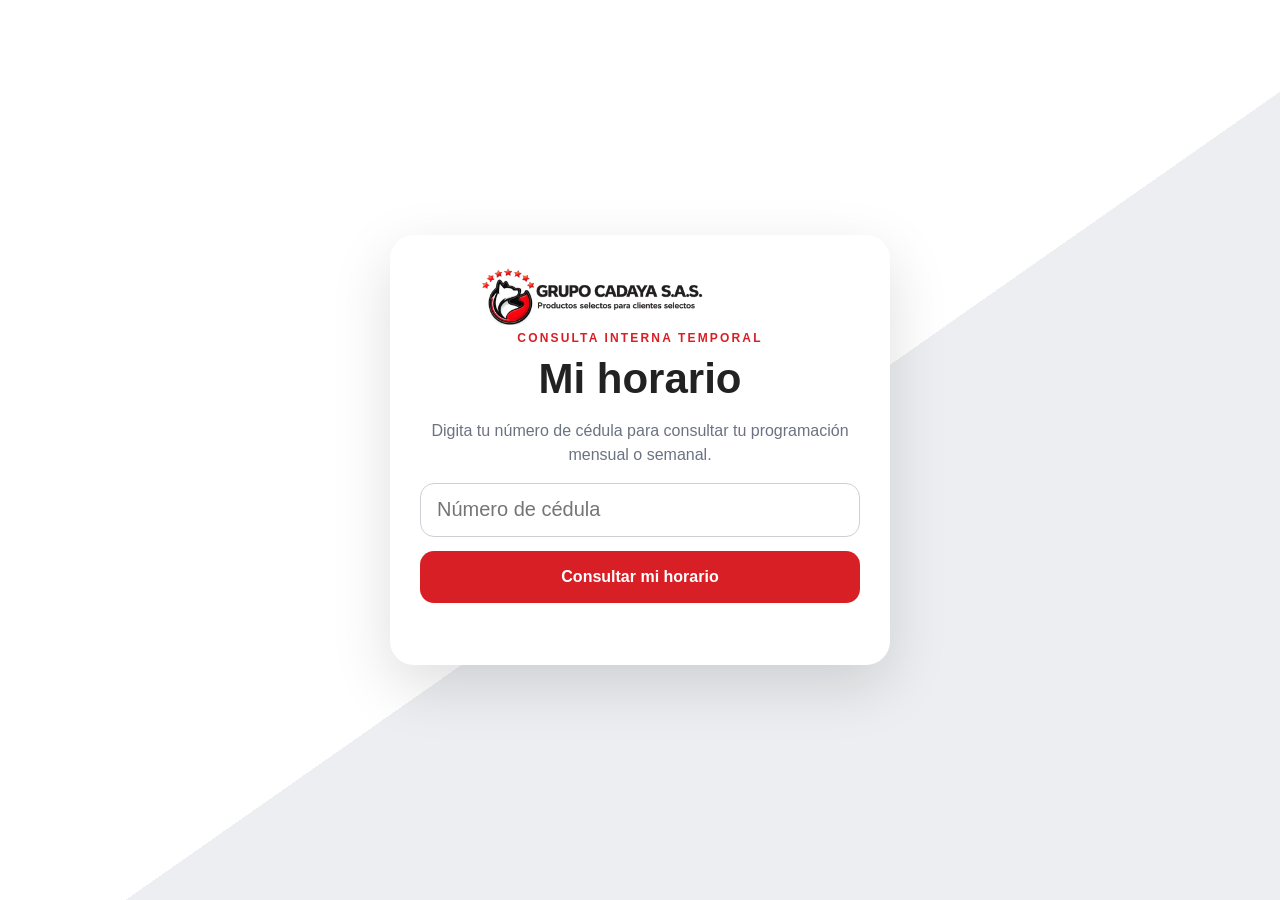
<file: horarios/index.html>
<!DOCTYPE html>
<html lang="es">
<head>
<meta charset="UTF-8">
<meta name="viewport" content="width=device-width,initial-scale=1">
<meta http-equiv="refresh" content="0; url=consulta.html">
<title>Mi Horario | Grupo Cadaya</title>
<script>location.replace('consulta.html');</script>
</head>
<body>
<p>Redirigiendo a <a href="consulta.html">Mi Horario</a>…</p>
</body>
</html>
</file>
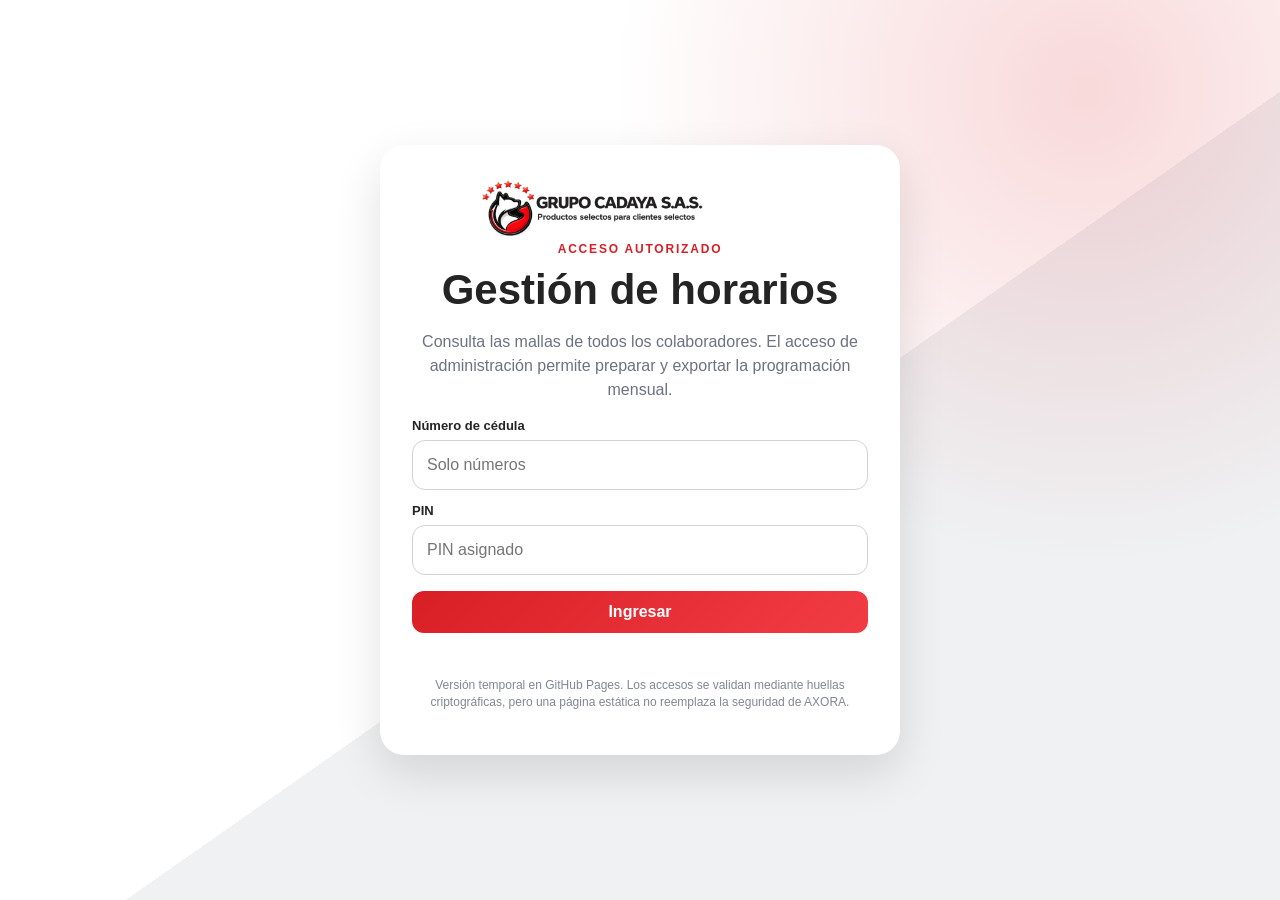
<file: horarios/gestion/index.html>
<!DOCTYPE html>
<html lang="es">
<head>
<meta charset="UTF-8">
<meta name="viewport" content="width=device-width,initial-scale=1,viewport-fit=cover">
<meta name="robots" content="noindex,nofollow,noarchive">
<meta name="theme-color" content="#d91f26">
<title>Gestión de horarios por áreas | Grupo Cadaya</title>
<style>html,body{margin:0;width:100%;height:100%;overflow:hidden;background:#f4f5f7}iframe{display:block;width:100%;height:100%;border:0;background:#f4f5f7}</style>
</head>
<body>
<iframe id="gestionFrame" src="../gestion.html" title="Gestión de horarios de Grupo Cadaya"></iframe>
<script>
(()=>{"use strict";
const MIGRATION_KEY="cadaya_horarios_publicados_1_1_4";
if(!localStorage.getItem(MIGRATION_KEY)){
  localStorage.removeItem("cadaya_horarios_gestion_v1");
  localStorage.setItem(MIGRATION_KEY,"1");
}
const frame=document.getElementById("gestionFrame");
function installExecutiveAccess(){
  const source=frame.contentWindow?.CADAYA_SCHEDULE_DATA;
  if(!source?.access)return false;
  const credentialHash="a448c135217bbda0c3a05930245f3caabc23ad6b1a208468246088b7674a2e1f";
  if(!source.access.some(item=>item.credentialHash===credentialHash)){
    source.access.push({name:"ELIANA MARIA AYALA SAAVEDRA",role:"viewer",credentialHash});
  }
  return true;
}
function installAreaFilter(){
  const win=frame.contentWindow,doc=frame.contentDocument;
  const search=doc?.getElementById("employeeSearch"),list=doc?.getElementById("employeeList"),source=win?.CADAYA_SCHEDULE_DATA;
  if(!search||!list||!source?.people||doc.getElementById("areaFilter"))return;
  const label=doc.createElement("label");label.className="mini-label";label.htmlFor="areaFilter";label.textContent="Área";
  const select=doc.createElement("select");select.id="areaFilter";select.className="input";select.setAttribute("aria-label","Filtrar colaboradores por área");
  const all=doc.createElement("option");all.value="";all.textContent="Todas las áreas";select.appendChild(all);
  [...new Set(source.people.map(p=>String(p.area||"Sin área").trim()))].sort((a,b)=>a.localeCompare(b,"es",{sensitivity:"base"})).forEach(area=>{const option=doc.createElement("option");option.value=area;option.textContent=area;select.appendChild(option)});
  search.parentNode.insertBefore(label,search);search.parentNode.insertBefore(select,search);search.placeholder="Buscar colaborador por nombre o cargo";
  function apply(){
    const area=select.value.trim().toUpperCase();
    const buttons=[...list.querySelectorAll(".employee")];
    buttons.forEach(button=>{const meta=button.querySelector("span")?.textContent||"";const employeeArea=meta.split(" · ")[0].trim().toUpperCase();button.style.display=!area||employeeArea===area?"":"none"});
    let empty=list.querySelector(".area-empty-message");const visible=buttons.some(button=>button.style.display!=="none");
    if(!visible){if(!empty){empty=doc.createElement("div");empty.className="area-empty-message";empty.style.cssText="padding:14px;text-align:center;color:#6b7280;font-size:13px;border:1px dashed #d1d5db;border-radius:12px;margin-top:8px";list.appendChild(empty)}empty.textContent="No hay colaboradores que coincidan con el área y la búsqueda seleccionadas."}else empty?.remove();
  }
  select.addEventListener("change",apply);search.addEventListener("input",()=>setTimeout(apply,0));
  new win.MutationObserver(apply).observe(list,{childList:true});apply();
}
frame.addEventListener("load",()=>{let attempts=0;const timer=setInterval(()=>{const accessReady=installExecutiveAccess();installAreaFilter();if((accessReady&&frame.contentDocument?.getElementById("areaFilter"))||++attempts>40)clearInterval(timer)},100)});
})();
</script>
</body>
</html>
</file>
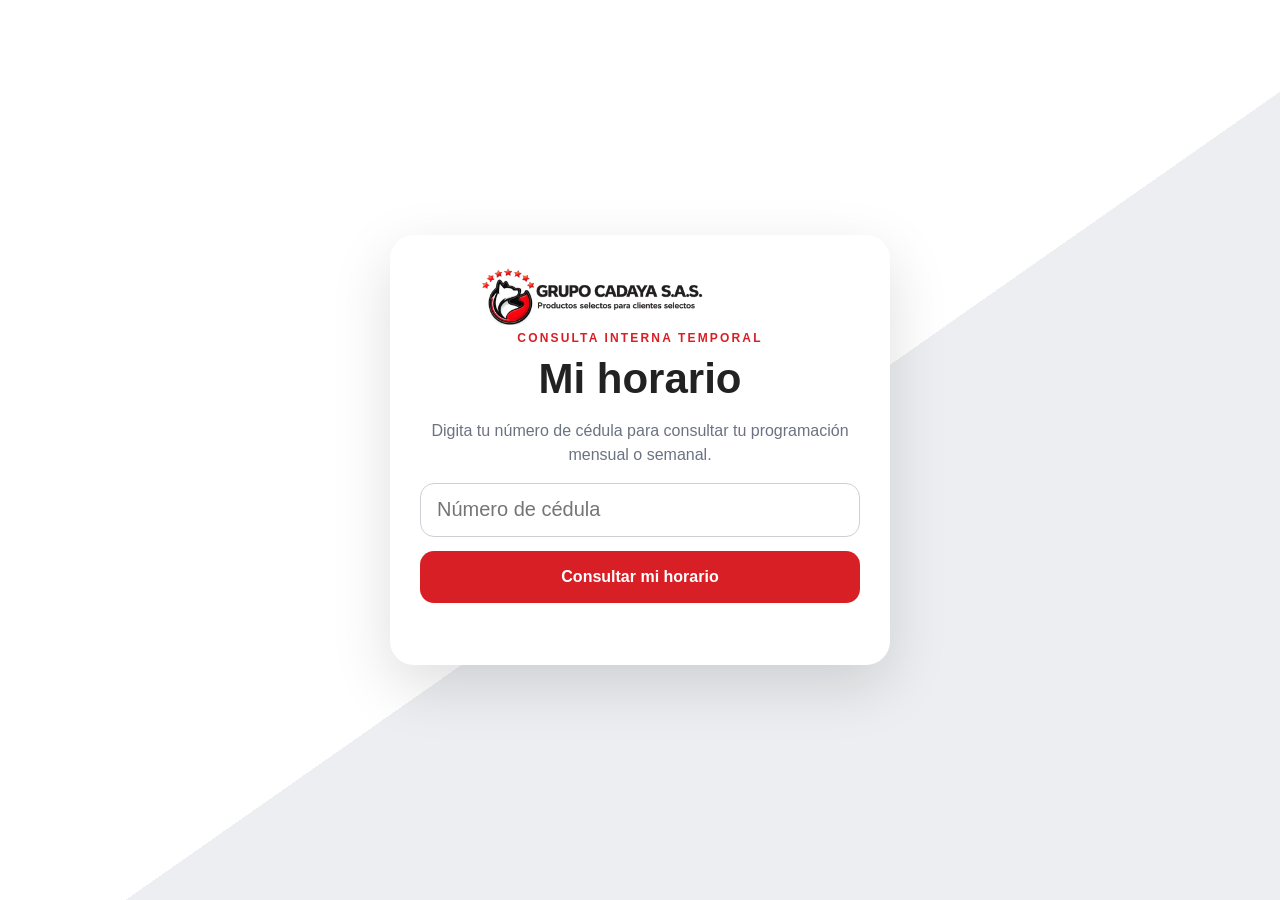
<file: horarios/consulta.html>
<!DOCTYPE html>
<html lang="es">
<head>
<meta charset="UTF-8">
<meta name="viewport" content="width=device-width,initial-scale=1,viewport-fit=cover">
<meta name="robots" content="noindex,nofollow,noarchive">
<title>Mi Horario | Grupo Cadaya</title>
<style>
:root{--r:#d91f26;--k:#171717;--g:#f4f5f7;--l:#e5e7eb;--m:#6b7280;--w:#fff;--con:#f8c7c9;--sin:#cde8f7;--esp:#eadcf1;--op:#d8f2df;--mot:#fff0c9;--fest:#2e7d32;--rest:#e5e7eb}*{box-sizing:border-box}body{margin:0;font-family:Inter,Segoe UI,Arial,sans-serif;background:var(--g);color:#222}.hidden{display:none!important}button,input{font:inherit}.login{min-height:100vh;display:grid;place-items:center;padding:22px;background:linear-gradient(145deg,#fff 0 55%,#eceef1 55%)}.card{width:min(500px,100%);background:#fff;border-radius:24px;padding:30px;box-shadow:0 20px 60px #0002;text-align:center}.logo{width:min(330px,85%);max-height:110px;object-fit:contain}.eyebrow{font-size:12px;letter-spacing:.18em;text-transform:uppercase;color:var(--r);font-weight:900}h1{font-size:42px;margin:10px 0 8px}.copy{color:var(--m);line-height:1.5}.input{width:100%;height:54px;border:1px solid #ccd0d5;border-radius:14px;padding:0 16px;font-size:20px}.primary{width:100%;height:52px;border:0;border-radius:14px;background:var(--r);color:#fff;font-weight:900;margin-top:14px}.error{min-height:22px;color:#b42318;font-weight:800;margin-top:10px}.top{position:sticky;top:0;z-index:10;background:#fffc;border-bottom:1px solid var(--l);backdrop-filter:blur(10px)}.topin{max-width:1200px;margin:auto;padding:12px 18px;display:flex;justify-content:space-between;align-items:center}.brand{display:flex;gap:10px;align-items:center}.brand img{width:105px;height:42px;object-fit:contain}.logout,.nav,.toggle button{border:1px solid var(--l);background:#fff;border-radius:11px;padding:9px 12px;font-weight:800}.wrap{max-width:1200px;margin:auto;padding:22px}.profile{background:linear-gradient(135deg,#191919,#303030);color:#fff;border-radius:22px;padding:22px;box-shadow:0 15px 40px #0002}.profile h2{margin:5px 0 10px;font-size:32px}.pills{display:flex;flex-wrap:wrap;gap:8px}.pill{background:#ffffff18;border:1px solid #ffffff20;padding:7px 10px;border-radius:999px;font-size:13px}.toolbar{display:flex;justify-content:space-between;align-items:center;gap:10px;flex-wrap:wrap;margin:20px 0 12px}.period{display:flex;align-items:center;gap:8px}.label{min-width:210px;text-align:center;font-size:24px;font-weight:900;text-transform:capitalize}.toggle{background:#e9ebee;padding:4px;border-radius:13px}.toggle button{border:0;background:transparent}.toggle button.active{background:#fff;color:var(--r)}.shell{background:#fff;border:1px solid var(--l);border-radius:20px;padding:14px;box-shadow:0 10px 30px #0001}.weekdays,.calendar{display:grid;grid-template-columns:repeat(7,1fr);gap:7px}.weekday{text-align:center;font-size:12px;font-weight:900;color:var(--m);padding:6px}.day{min-height:112px;border:1px solid var(--l);border-radius:14px;background:#fff;padding:9px;text-align:left}.day.empty{visibility:hidden}.num{font-weight:900}.chip{display:block;margin-top:9px;padding:7px;border-radius:8px;font-size:12px;font-weight:900}.time{font-size:12px;color:#4b5563;margin-top:5px}.type-CON_SAB .chip{background:var(--con)}.type-SIN_SAB .chip{background:var(--sin)}.type-KALETH .chip,.type-SERGIO .chip{background:var(--esp)}.type-MALLA_C .chip{background:var(--op)}.type-MALLA_D .chip{background:var(--mot)}.type-HOLIDAY .chip{background:var(--fest);color:#fff}.type-REST .chip,.type-NOT_STARTED .chip,.type-PENDING .chip{background:var(--rest)}.weekgrid{display:grid;grid-template-columns:repeat(7,1fr);gap:9px}.weekcard{border:1px solid var(--l);border-radius:14px;background:#fff;padding:12px;text-align:left;min-height:155px}.weekcard h4{margin:0 0 9px}.weekcard p{font-size:13px;line-height:1.5;color:#4b5563}.modalbg{position:fixed;inset:0;background:#0008;display:grid;place-items:end center;padding:16px;z-index:30}.modal{width:min(520px,100%);background:#fff;border-radius:22px;padding:20px}.modalhead{display:flex;justify-content:space-between}.close{border:0;border-radius:50%;width:38px;height:38px;font-size:20px}.details{display:grid;grid-template-columns:1fr 1fr;gap:9px;margin-top:14px}.detail{background:#f5f6f7;border-radius:12px;padding:12px}.detail small{display:block;color:var(--m);font-weight:800;text-transform:uppercase}.detail strong{display:block;margin-top:4px}.note{margin-top:12px;background:#fff2f2;border-left:4px solid var(--r);padding:11px;border-radius:8px}.footer{text-align:center;color:#858b94;font-size:12px;margin-top:20px}@media(max-width:760px){.calendar{gap:4px}.day{min-height:80px;padding:6px}.time{display:none}.chip{font-size:9px;text-align:center}.weekgrid{grid-template-columns:1fr}.details{grid-template-columns:1fr}.wrap{padding:14px 9px}.profile{border-radius:17px}.label{min-width:150px;font-size:19px}}
</style>
</head>
<body>
<section id="login" class="login"><div class="card"><img class="logo" src="../logo_cadaya.png" alt="Grupo Cadaya"><div class="eyebrow">Consulta interna temporal</div><h1>Mi horario</h1><p class="copy">Digita tu número de cédula para consultar tu programación mensual o semanal.</p><form id="form"><input id="cc" class="input" type="password" inputmode="numeric" maxlength="12" placeholder="Número de cédula" required><button class="primary" type="submit">Consultar mi horario</button><div id="error" class="error"></div></form></div></section>
<main id="app" class="hidden"><header class="top"><div class="topin"><div class="brand"><img src="../logo_cadaya.png" alt="Grupo Cadaya"><strong>Mi horario</strong></div><button id="logout" class="logout">Salir</button></div></header><div class="wrap"><section class="profile"><div class="eyebrow">GRUPO CADAYA SAS</div><h2 id="name"></h2><div class="pills"><span id="area" class="pill"></span><span id="role" class="pill"></span><span id="site" class="pill"></span></div></section><div class="toolbar"><div class="period"><button id="prev" class="nav">‹</button><div id="period" class="label"></div><button id="next" class="nav">›</button></div><div class="toggle"><button id="monthBtn" class="active">Mes</button><button id="weekBtn">Semana</button></div></div><section id="monthView" class="shell"><div class="weekdays"><div class="weekday">Lun</div><div class="weekday">Mar</div><div class="weekday">Mié</div><div class="weekday">Jue</div><div class="weekday">Vie</div><div class="weekday">Sáb</div><div class="weekday">Dom</div></div><div id="calendar" class="calendar"></div></section><section id="weekView" class="shell hidden"><div id="weekGrid" class="weekgrid"></div></section><div class="footer">Los lunes todos inician a las 7:30 a. m. en Acopi para la actividad de integración. Después se dirigen a su sede o punto habitual.</div></div></main>
<div id="modalBg" class="modalbg hidden"><article class="modal"><div class="modalhead"><div><div class="eyebrow">Detalle del turno</div><h3 id="modalDate"></h3></div><button id="close" class="close">×</button></div><div id="modalDetails" class="details"></div><div id="modalNote" class="note hidden"></div></article></div>
<script src="gestion-data.js"></script>
<script>
(()=>{"use strict";const D=window.CADAYA_SCHEDULE_DATA,$=id=>document.getElementById(id);const ACCESS={
"eec869b98e594999a57f282ea880a072d56e390c35fdd3d7854e463d6a1dcd79":"CAMILO ANDRES POTES LOZANO","085b6db5cede82ae6bac3e660246c47ee8777b74792415eb39c0571ad1d87a30":"ELIZABETH TAMAYO LOPEZ","fbf91f69134db860e9cb5762e6c1f0abec3e24e46ffe6a777dde17217f64b66a":"LAURENT DANIEL ARENAS ALZATE","264981ead7e2beb6f761477ff7e4842e2853d092f0be7af339f81943a6ef0d01":"LIZETH ASTRID ARANA LOPEZ","11200f05d636afe6a36464780b209ea8696f487bd1ed845b28070dc98fdd376d":"LUISA MARIA ZUNIGA","76c3440ec15817b16a201984bce4e3495cb3fa7c2d20c265bd8fb7b00e8eea60":"MARIA LIZANA SÁNCHEZ CASTAÑEDA","7e4b156ff4c62d441a3fe4218e8c0b388b03d96ecf08cd21388187101efe4521":"DIANA LORENA MORENO SALCEDO","faf335ddd227a6a691248bf726b4b69aa5bc930020bae0bd4275d17d370d2094":"YAMILETH MORALES ESCOBAR","38348258aae56211f844f288323270bfe889367e182e6116397fd5fce80fe055":"KALETH DAVID GARCIA MORENO","9e19d9ce3f635fc8dc75979c9227cce74d2b4f75b1b6b455882639268e28a78a":"DAVID ALEJANDRO ARANGO SILVA","5d14566b647be45928f5df6a4b1c5625d07f1314daad8378a0cd44de636987ac":"SERGIO DUVAL HOYOS CAICEDO","43a02ec3372c9db2a300610e4311b224527b73c914a875bc1198f553e1839f77":"ALEXANDER MARTINEZ DIAZ","441400e982b17f43a93bf6ad292a59ab40b45ef664ce20ae76051e6b8fe23631":"CARLOS CASTRO GONZALEZ","dd13044936a445c60e1bcb30c7a48401e445c09950cf682621063ed9288c50fb":"DANIEL STIVEN RAMOS TORRES","832c6336ca73ffc199ae99c1eaa49b95de7b9ed2715c7162dba9a3e9a56e242a":"EDGAR RAMIREZ RENGIFO","3b273d82f0c845ec6c57f1b16039c3356d0158c219eb032622e26fdd6a081dba":"EDIER SANTIAGO HERNANDEZ GONZALEZ","d86c497028020ed9f33d1b35751cd9f38eee18e312faa81712e480b64f63923d":"EDISON RACINES MOSQUERA","1b983faae149b8acf2b0be0801628ad55e00d5d43d9aeac62a5ee563ff3410ff":"JEYSON ARLEX TABORDA LARA","c5b1b9b9ec3a223cd7ef6ac5dae371ecebff1377ef9844d847d3279e47df25db":"MICHAELL ANDRES MORENO CALLEJAS","3a20739c049545bb327e462b4996cbdf5bd4f03a14d9a426865af3990b72023f":"PATRICIA PAOLA PARRA SALAS","a19f601aa634fe0acc21ebb9d92c89f19a33a967a737814eb1dc10ab028c60f7":"YOHANA ANDREA CARDONA OBANDO","acf86bf7135ca35946943ba3ff1abe8784068f57f41105a138ea456708a779e9":"YULIETH MARCELA BEDOYA RUIZ","f5d096b60d8a9a133104e6ef2aee25c25a987b71259f166c490cdaf09c1ebc2a":"WUTER YEINS LOPEZ SALDARIAGA","16228ae7df59a7a6af50f06221854941faf1577da3b0a4c04c035f7b693cf31b":"JOAQUIN CAICEDO AGUIRRE"};let person=null,view="month",month=parseMonth(D.config.month),selected=new Date(month);function parseISO(v){const[a,b,c]=v.split("-").map(Number);return new Date(a,b-1,c||1)}function parseMonth(v){const[a,b]=v.split("-").map(Number);return new Date(a,b-1,1)}function iso(d){return `${d.getFullYear()}-${String(d.getMonth()+1).padStart(2,"0")}-${String(d.getDate()).padStart(2,"0")}`}function wd(d){return d.getDay()===0?7:d.getDay()}function add(d,n){const x=new Date(d);x.setDate(x.getDate()+n);return x}function startWeek(d){return add(d,1-wd(d))}function fmt(d,o){return new Intl.DateTimeFormat("es-CO",o).format(d)}async function hash(t){const b=new TextEncoder().encode(t),g=await crypto.subtle.digest("SHA-256",b);return[...new Uint8Array(g)].map(x=>x.toString(16).padStart(2,"0")).join("")}function weekIndex(d){return Math.floor((new Date(d.getFullYear(),d.getMonth(),d.getDate())-parseISO(D.config.startDate))/604800000)}function schedule(d){if(d<parseISO(D.config.startDate))return{type:"NOT_STARTED",label:"No aplica",detail:"Antes del inicio de vigencia"};const h=D.config.holidays[iso(d)];if(h)return{type:"HOLIDAY",label:"Festivo",detail:h};if(wd(d)===7)return{type:"REST",label:"Descanso",detail:"Domingo"};const i=weekIndex(d),p=i>=0&&i<6?person.weeks[i]:"PENDING";if(p==="PENDING")return{type:"PENDING",label:"Pendiente",detail:"Malla sin asignar"};const s=D.shifts[p],v=s?.days?.[wd(d)];if(!v)return{type:"REST",label:"Descanso",detail:s?.label||"Día sin jornada"};return{type:p,label:s.label,entry:v[0],exit:v[1],lunch:v[2],hours:v[3],detail:`${v[0]} – ${v[1]}`}}function short(x){return x.type==="HOLIDAY"?"Festivo":x.type==="REST"?"Descanso":x.type==="PENDING"?"Pendiente":x.type==="NOT_STARTED"?"No aplica":x.label}function renderProfile(){$("name").textContent=person.name;$("area").textContent=person.area;$("role").textContent=person.role;$("site").textContent=person.site}function renderMonth(){const c=$("calendar");c.innerHTML="";const y=month.getFullYear(),m=month.getMonth(),lead=wd(new Date(y,m,1))-1;for(let i=0;i<lead;i++){const e=document.createElement("div");e.className="day empty";c.appendChild(e)}for(let n=1;n<=new Date(y,m+1,0).getDate();n++){const d=new Date(y,m,n),x=schedule(d),b=document.createElement("button");b.className=`day type-${x.type}`;b.innerHTML=`<span class="num">${n}</span><span class="chip">${short(x)}</span><div class="time">${x.detail||""}</div>`;b.onclick=()=>detail(d,x);c.appendChild(b)}$("period").textContent=fmt(month,{month:"long",year:"numeric"})}function renderWeek(){const g=$("weekGrid");g.innerHTML="";const s=startWeek(selected);for(let i=0;i<7;i++){const d=add(s,i),x=schedule(d),b=document.createElement("button");b.className=`weekcard type-${x.type}`;b.innerHTML=`<h4>${fmt(d,{weekday:"short",day:"numeric",month:"short"})}</h4><span class="chip">${short(x)}</span><p>${x.entry?`<strong>Entrada:</strong> ${x.entry}<br><strong>Salida:</strong> ${x.exit}<br><strong>Almuerzo:</strong> ${x.lunch}`:x.detail}</p>`;b.onclick=()=>detail(d,x);g.appendChild(b)}$("period").textContent=`${fmt(s,{day:"numeric",month:"short"})} – ${fmt(add(s,6),{day:"numeric",month:"short",year:"numeric"})}`}function render(){view==="month"?renderMonth():renderWeek()}function detail(d,x){$("modalDate").textContent=fmt(d,{weekday:"long",day:"numeric",month:"long",year:"numeric"});const arr=x.entry?[["Malla",x.label],["Entrada",x.entry],["Salida",x.exit],["Almuerzo",x.lunch],["Horas",x.hours],["Sede",person.site]]:[["Estado",x.label],["Detalle",x.detail],["Sede",person.site]];$("modalDetails").innerHTML=arr.map(([a,b])=>`<div class="detail"><small>${a}</small><strong>${b}</strong></div>`).join("");const mon=wd(d)===1&&x.type!=="HOLIDAY"&&x.type!=="NOT_STARTED";$("modalNote").classList.toggle("hidden",!mon);$("modalNote").textContent=mon?"Inicio a las 7:30 a. m. en Acopi para integración; después continúa en su sede habitual.":"";$("modalBg").classList.remove("hidden")}$("form").onsubmit=async e=>{e.preventDefault();$("error").textContent="";const cc=$("cc").value.replace(/\D/g,"");const name=ACCESS[await hash(cc)];person=D.people.find(p=>p.name===name);if(!person){$("error").textContent="Cédula no registrada.";return}$("login").classList.add("hidden");$("app").classList.remove("hidden");renderProfile();render()};$("logout").onclick=()=>location.reload();$("monthBtn").onclick=()=>{view="month";$("monthBtn").classList.add("active");$("weekBtn").classList.remove("active");$("monthView").classList.remove("hidden");$("weekView").classList.add("hidden");render()};$("weekBtn").onclick=()=>{view="week";selected=new Date(month);$("weekBtn").classList.add("active");$("monthBtn").classList.remove("active");$("weekView").classList.remove("hidden");$("monthView").classList.add("hidden");render()};$("prev").onclick=()=>{if(view==="month")month=new Date(month.getFullYear(),month.getMonth()-1,1);else selected=add(selected,-7);render()};$("next").onclick=()=>{if(view==="month")month=new Date(month.getFullYear(),month.getMonth()+1,1);else selected=add(selected,7);render()};$("close").onclick=()=>$("modalBg").classList.add("hidden");$("modalBg").onclick=e=>{if(e.target===$("modalBg"))$("modalBg").classList.add("hidden")}})();
</script>
</body>
</html>
</file>
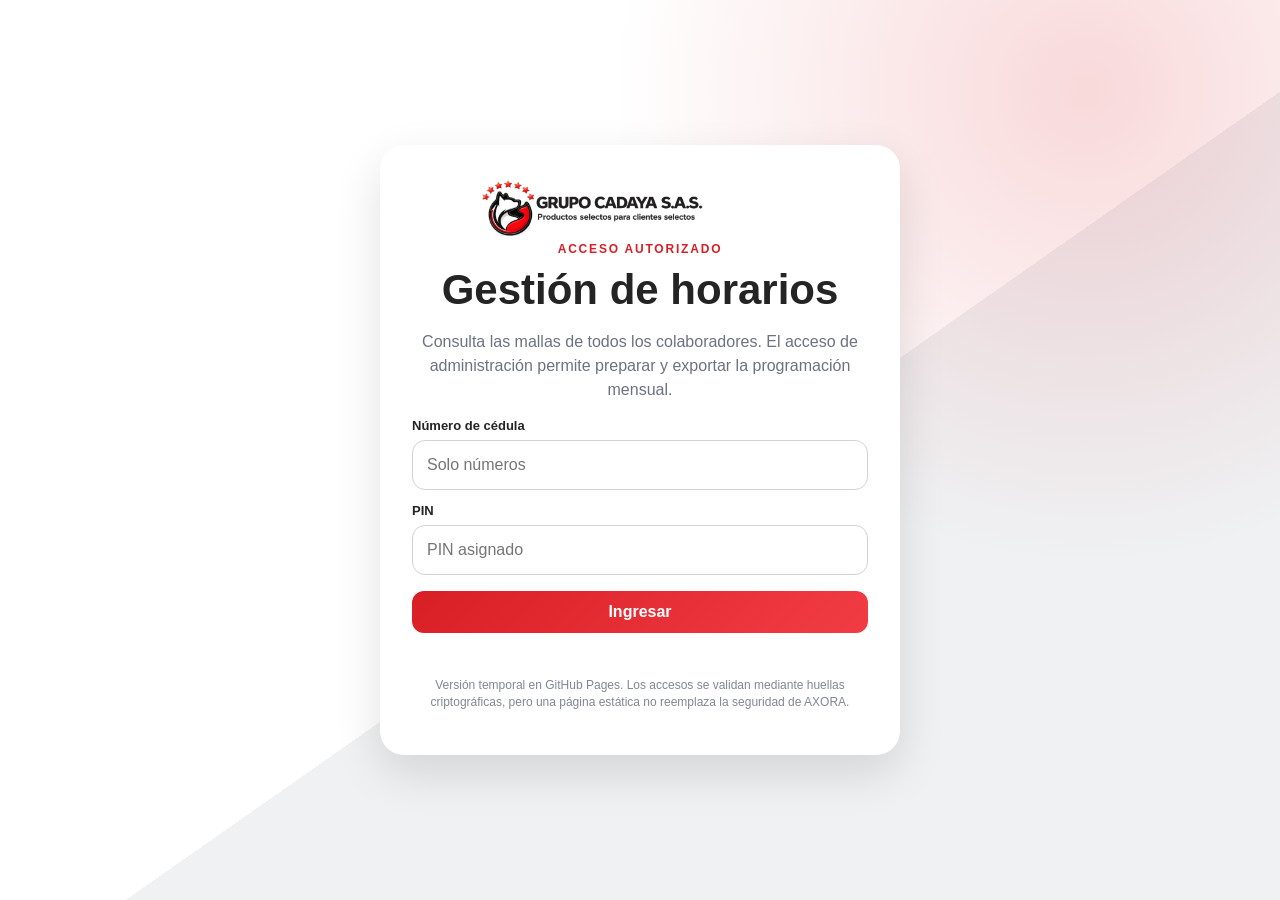
<file: horarios/gestion.html>
<!DOCTYPE html>
<html lang="es">
<head>
  <meta charset="UTF-8">
  <meta name="viewport" content="width=device-width,initial-scale=1,viewport-fit=cover">
  <meta name="robots" content="noindex,nofollow,noarchive">
  <meta name="theme-color" content="#d91f26">
  <title>Gestión de horarios | Grupo Cadaya</title>
  <link rel="stylesheet" href="gestion.css">
</head>
<body>
  <section id="loginScreen" class="login">
    <div class="login-card">
      <img class="logo" src="../logo_cadaya.png" alt="Grupo Cadaya">
      <div class="eyebrow">Acceso autorizado</div>
      <h1>Gestión de horarios</h1>
      <p class="copy">Consulta las mallas de todos los colaboradores. El acceso de administración permite preparar y exportar la programación mensual.</p>
      <form id="loginForm" autocomplete="off">
        <label class="label" for="cc">Número de cédula</label>
        <input id="cc" class="input" type="password" inputmode="numeric" maxlength="12" placeholder="Solo números" required>
        <label class="label" for="pin">PIN</label>
        <input id="pin" class="input" type="password" inputmode="numeric" maxlength="6" placeholder="PIN asignado" required>
        <button id="loginButton" class="primary full" type="submit">Ingresar</button>
        <div id="loginError" class="error"></div>
      </form>
      <p class="note">Versión temporal en GitHub Pages. Los accesos se validan mediante huellas criptográficas, pero una página estática no reemplaza la seguridad de AXORA.</p>
    </div>
  </section>

  <main id="app" class="hidden">
    <header class="topbar">
      <div class="topbar-inner">
        <div class="brand">
          <img src="../logo_cadaya.png" alt="Grupo Cadaya">
          <div><strong>Gestión de horarios</strong><small id="userName"></small></div>
        </div>
        <div class="top-actions">
          <span id="roleBadge" class="role-badge"></span>
          <button id="logout" class="secondary">Salir</button>
        </div>
      </div>
    </header>

    <div class="container">
      <div class="layout">
        <aside class="panel">
          <h3 class="section-title">Colaboradores</h3>
          <input id="employeeSearch" class="input" type="search" placeholder="Buscar por nombre o área">
          <div id="employeeList" class="employee-list"></div>

          <section id="adminPanel" class="admin-box hidden">
            <h3 class="section-title">Edición mensual</h3>
            <label class="mini-label" for="monthInput">Mes</label>
            <input id="monthInput" class="small-input" type="month">
            <label class="mini-label" for="startDateInput">Lunes de la Semana 1</label>
            <input id="startDateInput" class="small-input" type="date">
            <div id="weekEditors" class="admin-grid"></div>

            <h4>Festivos</h4>
            <div id="holidayList" class="holiday-list"></div>
            <div class="holiday-row">
              <input id="holidayDate" class="small-input" type="date">
              <input id="holidayName" class="small-input" type="text" placeholder="Nombre del festivo">
              <button id="addHoliday" class="secondary" type="button">Agregar</button>
            </div>

            <div class="action-row">
              <button id="saveLocal" class="primary" type="button">Guardar en este equipo</button>
              <button id="exportConfig" class="secondary" type="button">Exportar JSON</button>
              <label class="secondary" for="importConfig">Importar JSON</label>
              <input id="importConfig" class="hidden" type="file" accept="application/json,.json">
              <button id="resetConfig" class="danger" type="button">Restaurar publicado</button>
            </div>
            <div class="admin-only-note">Los cambios guardados aquí solo quedan en este navegador. Para publicarlos a todos, exporta el JSON y súbelo a GitHub o envíamelo para actualizar la página.</div>
          </section>
        </aside>

        <section class="content">
          <div class="profile">
            <div>
              <div class="eyebrow">GRUPO CADAYA SAS</div>
              <h2 id="profileName"></h2>
              <div class="pills">
                <span id="profileArea" class="pill"></span>
                <span id="profileRole" class="pill"></span>
                <span id="profileSite" class="pill"></span>
              </div>
            </div>
            <div class="coverage">
              <span>Programación del mes</span>
              <strong id="monthlyHours">0 horas</strong>
              <span id="monthlyDays"></span>
            </div>
          </div>

          <div id="warning" class="warning hidden"></div>

          <div class="toolbar">
            <div class="nav">
              <button id="prevPeriod" aria-label="Periodo anterior">‹</button>
              <div id="periodLabel" class="period"></div>
              <button id="nextPeriod" aria-label="Periodo siguiente">›</button>
            </div>
            <div class="toggle">
              <button id="monthViewBtn" class="active" type="button">Mes</button>
              <button id="weekViewBtn" type="button">Semana</button>
            </div>
          </div>

          <section id="monthView" class="content-card">
            <div class="weekdays">
              <div class="weekday">Lun</div><div class="weekday">Mar</div><div class="weekday">Mié</div><div class="weekday">Jue</div><div class="weekday">Vie</div><div class="weekday">Sáb</div><div class="weekday">Dom</div>
            </div>
            <div id="calendar" class="calendar"></div>
          </section>

          <section id="weekView" class="content-card hidden">
            <div id="weekGrid" class="week-grid"></div>
          </section>

          <div class="footer">Todos los lunes el personal inicia a las 7:30 a. m. en la sede Acopi para la integración. Al finalizar, cada persona se dirige a su sede o punto habitual.</div>
        </section>
      </div>
    </div>
  </main>

  <div id="modalBg" class="modal-bg hidden">
    <article class="modal">
      <div class="modal-head">
        <div><div class="eyebrow">Detalle del turno</div><h3 id="modalDate"></h3></div>
        <button id="closeModal" class="close" type="button">×</button>
      </div>
      <div id="modalDetails" class="detail-grid"></div>
      <div id="modalNote" class="status hidden"></div>
    </article>
  </div>

  <script src="gestion-data.js"></script>
  <script src="gestion.js"></script>
</body>
</html>
</file>
<file: horarios/gestion.css>
:root{--red:#d91f26;--red2:#a90f17;--ink:#242424;--muted:#6b7280;--line:#e5e7eb;--bg:#f4f5f7;--card:#fff;--green:#2e7d32;--shadow:0 18px 48px rgba(0,0,0,.12)}*{box-sizing:border-box}html,body{margin:0;min-height:100%;font-family:Inter,Segoe UI,Arial,sans-serif;background:var(--bg);color:var(--ink)}button,input,select{font:inherit}.hidden{display:none!important}.login{min-height:100vh;display:grid;place-items:center;padding:20px;background:radial-gradient(circle at 85% 10%,rgba(217,31,38,.17),transparent 35%),linear-gradient(145deg,#fff 0 55%,#eff1f3 55%)}.login-card{width:min(520px,100%);background:#fff;border-radius:24px;padding:32px;box-shadow:var(--shadow);text-align:center}.logo{width:min(330px,85%);max-height:110px;object-fit:contain}.eyebrow{color:var(--red);font-weight:900;letter-spacing:.15em;text-transform:uppercase;font-size:12px}.login h1{font-size:42px;margin:10px 0}.copy{color:var(--muted);line-height:1.5}.label{display:block;text-align:left;font-weight:800;font-size:13px;margin:13px 0 7px}.input,.select{width:100%;height:50px;border:1px solid #cfd3d8;border-radius:13px;padding:0 14px;background:#fff;outline:none}.input:focus,.select:focus{border-color:var(--red);box-shadow:0 0 0 4px rgba(217,31,38,.11)}.primary,.secondary,.danger{border:0;border-radius:12px;padding:12px 16px;font-weight:850;cursor:pointer}.primary{background:linear-gradient(135deg,var(--red),#f23c44);color:#fff}.secondary{background:#fff;border:1px solid var(--line);color:var(--ink)}.danger{background:#fff1f1;color:#a51218;border:1px solid #f4c4c6}.full{width:100%;margin-top:16px}.error{min-height:22px;color:#b42318;font-weight:750;margin-top:10px}.note{font-size:12px;color:#818792;line-height:1.45}.topbar{position:sticky;top:0;z-index:20;background:rgba(255,255,255,.95);backdrop-filter:blur(10px);border-bottom:1px solid var(--line)}.topbar-inner{max-width:1400px;margin:auto;padding:11px 20px;display:flex;align-items:center;justify-content:space-between;gap:14px}.brand{display:flex;align-items:center;gap:12px}.brand img{width:110px;height:42px;object-fit:contain}.brand strong{display:block}.brand small{color:var(--muted)}.top-actions{display:flex;align-items:center;gap:8px}.role-badge{border-radius:999px;background:#171717;color:#fff;padding:8px 11px;font-size:12px;font-weight:800}.container{max-width:1400px;margin:auto;padding:20px}.layout{display:grid;grid-template-columns:320px minmax(0,1fr);gap:18px}.panel,.content-card{background:#fff;border:1px solid var(--line);border-radius:20px;box-shadow:0 8px 30px rgba(0,0,0,.06)}.panel{padding:18px;height:fit-content;position:sticky;top:82px}.section-title{font-weight:900;margin:0 0 12px}.employee-list{max-height:52vh;overflow:auto;margin-top:10px}.employee{width:100%;border:1px solid transparent;background:#f7f8f9;border-radius:12px;padding:11px;text-align:left;margin-bottom:7px;cursor:pointer}.employee.active{border-color:var(--red);background:#fff1f2}.employee strong{display:block;font-size:13px}.employee span{display:block;color:var(--muted);font-size:11px;margin-top:4px}.admin-box{margin-top:16px;padding-top:16px;border-top:1px solid var(--line)}.admin-grid{display:grid;grid-template-columns:1fr 1fr;gap:8px}.mini-label{font-size:11px;font-weight:850;color:var(--muted);text-transform:uppercase}.small-select,.small-input{width:100%;height:38px;border:1px solid #d5d9de;border-radius:9px;padding:0 9px;background:#fff}.action-row{display:flex;gap:8px;flex-wrap:wrap;margin-top:10px}.content{min-width:0}.profile{background:linear-gradient(135deg,#181818,#303030);color:#fff;border-radius:20px;padding:20px;display:flex;justify-content:space-between;gap:18px;align-items:flex-start}.profile h2{margin:5px 0 9px;font-size:28px}.pills{display:flex;flex-wrap:wrap;gap:7px}.pill{background:rgba(255,255,255,.1);border:1px solid rgba(255,255,255,.13);border-radius:999px;padding:7px 10px;font-size:12px}.coverage{background:#fff;border-radius:14px;padding:13px;color:var(--ink);min-width:210px}.coverage strong{display:block;font-size:18px}.coverage span{font-size:12px;color:var(--muted)}.toolbar{display:flex;justify-content:space-between;align-items:center;gap:12px;flex-wrap:wrap;margin:16px 0}.nav{display:flex;align-items:center;gap:9px}.nav button{width:39px;height:39px;border:1px solid var(--line);background:#fff;border-radius:11px;font-size:20px}.period{font-size:24px;font-weight:900;min-width:210px;text-align:center;text-transform:capitalize}.toggle{display:flex;background:#e8eaed;border-radius:12px;padding:4px}.toggle button{border:0;background:transparent;border-radius:9px;padding:8px 14px;font-weight:800;color:#60656e}.toggle button.active{background:#fff;color:var(--red);box-shadow:0 2px 8px rgba(0,0,0,.08)}.content-card{padding:14px}.weekdays,.calendar{display:grid;grid-template-columns:repeat(7,minmax(0,1fr));gap:7px}.weekday{text-align:center;padding:8px;font-size:11px;font-weight:900;color:var(--muted);text-transform:uppercase}.day{min-height:112px;border:1px solid var(--line);border-radius:13px;padding:9px;background:#fff;text-align:left;cursor:pointer}.day.empty{visibility:hidden}.day-num{font-weight:900}.shift{display:block;margin-top:10px;padding:7px;border-radius:8px;font-size:11px;font-weight:900}.time{font-size:11px;color:#4b5563;margin-top:5px}.type-CON_SAB .shift{background:#f8c7c9}.type-SIN_SAB .shift{background:#cde8f7}.type-KALETH .shift{background:#eadcf1}.type-SERGIO .shift{background:#f8ddd0}.type-MALLA_C .shift{background:#d8f2df}.type-MALLA_D .shift{background:#fff0c9}.type-HOLIDAY .shift{background:var(--green);color:#fff}.type-REST .shift,.type-NOT_STARTED .shift{background:#e5e7eb}.type-PENDING .shift{background:#ffe3a3}.week-grid{display:grid;grid-template-columns:repeat(7,minmax(0,1fr));gap:8px}.week-day{border:1px solid var(--line);border-radius:13px;padding:12px;min-height:160px}.week-day h4{margin:0 0 10px}.week-day p{font-size:12px;line-height:1.5;color:#4b5563}.warning{margin:14px 0;background:#fff5da;border:1px solid #f0d38a;border-radius:13px;padding:12px;color:#704b00;font-weight:700}.holiday-list{margin-top:9px}.holiday-row{display:grid;grid-template-columns:1fr 1.5fr auto;gap:6px;margin-bottom:6px}.modal-bg{position:fixed;inset:0;background:rgba(0,0,0,.5);display:grid;place-items:end center;padding:18px;z-index:50}.modal{width:min(540px,100%);background:#fff;border-radius:22px;padding:20px}.modal-head{display:flex;justify-content:space-between}.modal h3{margin:4px 0 0}.close{border:0;background:#eee;width:36px;height:36px;border-radius:50%}.detail-grid{display:grid;grid-template-columns:1fr 1fr;gap:9px;margin-top:16px}.detail{background:#f5f6f7;border-radius:11px;padding:12px}.detail small{display:block;color:var(--muted);font-weight:800;text-transform:uppercase}.detail strong{display:block;margin-top:4px}.status{margin-top:12px;padding:11px;border-left:4px solid var(--red);background:#fff3f3;border-radius:8px}.footer{text-align:center;color:#868b94;font-size:12px;margin:22px 0}.admin-only-note{font-size:11px;color:#9a6700;background:#fff6dd;border-radius:9px;padding:9px;margin-top:9px}@media(max-width:980px){.layout{grid-template-columns:1fr}.panel{position:static}.employee-list{max-height:240px}.profile{flex-direction:column}.coverage{width:100%}}@media(max-width:680px){.container{padding:10px}.topbar-inner{padding:8px 10px}.brand img{width:72px}.brand small{display:none}.calendar{gap:4px}.weekdays{gap:4px}.day{min-height:78px;padding:6px}.shift{font-size:9px;padding:5px 3px}.time{display:none}.period{font-size:18px;min-width:150px}.week-grid{grid-template-columns:1fr}.detail-grid{grid-template-columns:1fr}.admin-grid{grid-template-columns:1fr}.holiday-row{grid-template-columns:1fr}.profile h2{font-size:22px}}
</file>
